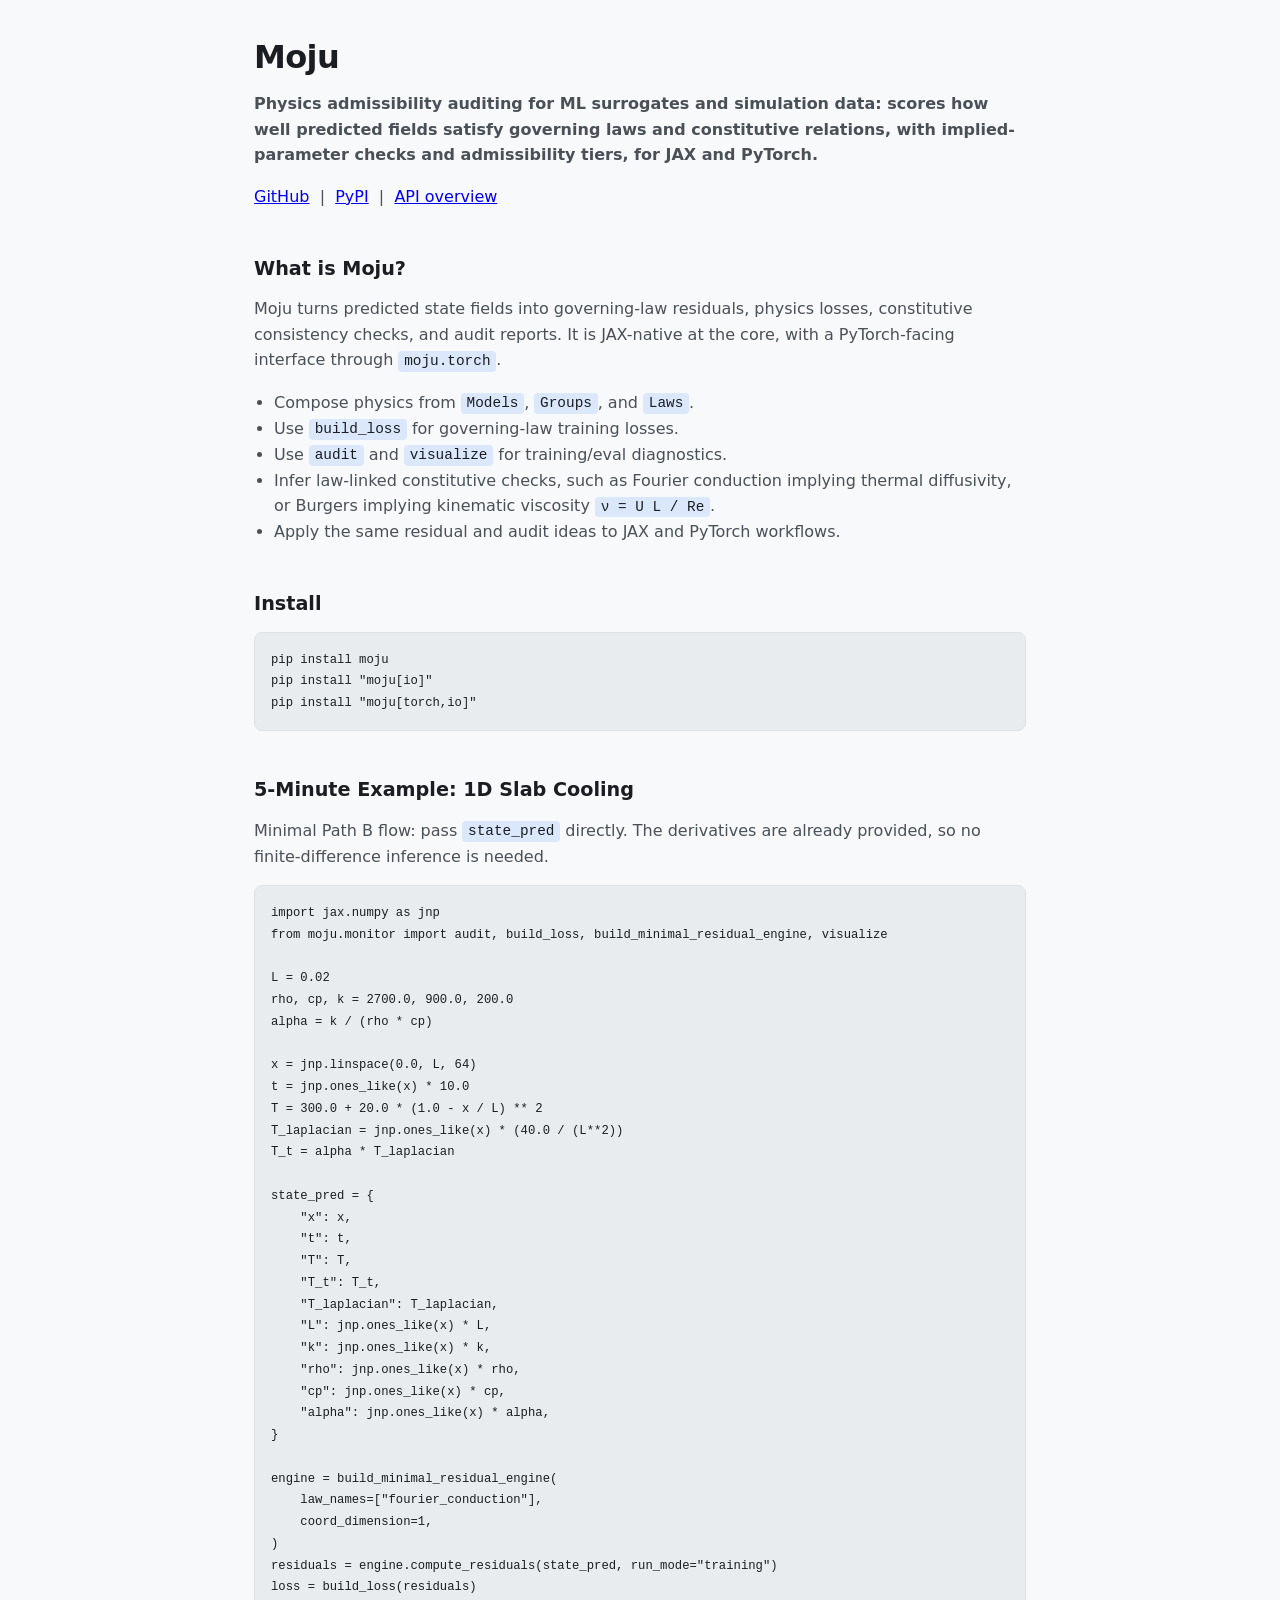
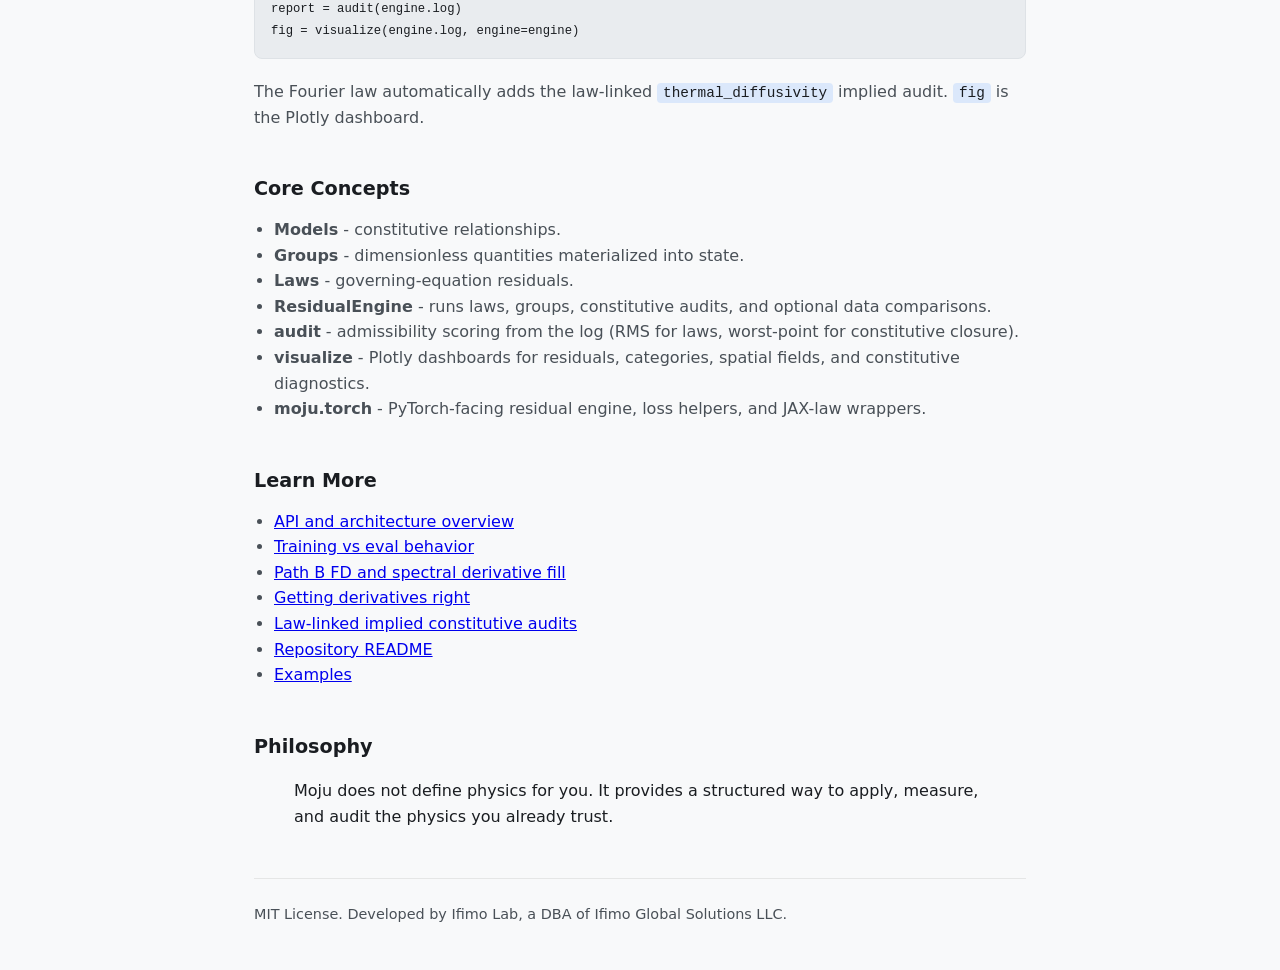
<file: docs/index.html>
<!DOCTYPE html>
<html lang="en">
<head>
  <meta charset="UTF-8" />
  <meta name="viewport" content="width=device-width, initial-scale=1.0" />
  <title>Moju - Physics Admissibility Auditing</title>
  <meta name="description" content="Physics admissibility auditing for ML surrogates and simulation data: scores how well predicted fields satisfy governing laws and constitutive relations, with implied-parameter checks and admissibility tiers, for JAX and PyTorch." />
  <meta name="keywords" content="physics-informed machine learning, scientific machine learning, surrogate validation, verification and validation, admissibility, JAX, PyTorch, SciML, PINN" />
  <link rel="stylesheet" href="doc/style.css" />
</head>
<body>
<div class="wrap">
  <header>
    <h1>Moju</h1>
    <p><strong>Physics admissibility auditing for ML surrogates and simulation data: scores how well predicted fields satisfy governing laws and constitutive relations, with implied-parameter checks and admissibility tiers, for JAX and PyTorch.</strong></p>
    <p>
      <a href="https://github.com/IfimoAI/moju" target="_blank" rel="noreferrer noopener">GitHub</a>
      &nbsp;|&nbsp;
      <a href="https://pypi.org/project/moju/" target="_blank" rel="noreferrer noopener">PyPI</a>
      &nbsp;|&nbsp;
      <a href="doc/overview.html">API overview</a>
    </p>
  </header>

  <section>
    <h2>What is Moju?</h2>
    <p>
      Moju turns predicted state fields into governing-law residuals, physics losses,
      constitutive consistency checks, and audit reports. It is JAX-native at the core,
      with a PyTorch-facing interface through <code>moju.torch</code>.
    </p>
    <ul>
      <li>Compose physics from <code>Models</code>, <code>Groups</code>, and <code>Laws</code>.</li>
      <li>Use <code>build_loss</code> for governing-law training losses.</li>
      <li>Use <code>audit</code> and <code>visualize</code> for training/eval diagnostics.</li>
      <li>Infer law-linked constitutive checks, such as Fourier conduction implying thermal diffusivity, or Burgers implying kinematic viscosity <code>ν = U L / Re</code>.</li>
      <li>Apply the same residual and audit ideas to JAX and PyTorch workflows.</li>
    </ul>
  </section>

  <section>
    <h2>Install</h2>
    <pre><code>pip install moju
pip install "moju[io]"
pip install "moju[torch,io]"</code></pre>
  </section>

  <section>
    <h2>5-Minute Example: 1D Slab Cooling</h2>
    <p>
      Minimal Path B flow: pass <code>state_pred</code> directly. The derivatives are already
      provided, so no finite-difference inference is needed.
    </p>
    <pre><code>import jax.numpy as jnp
from moju.monitor import audit, build_loss, build_minimal_residual_engine, visualize

L = 0.02
rho, cp, k = 2700.0, 900.0, 200.0
alpha = k / (rho * cp)

x = jnp.linspace(0.0, L, 64)
t = jnp.ones_like(x) * 10.0
T = 300.0 + 20.0 * (1.0 - x / L) ** 2
T_laplacian = jnp.ones_like(x) * (40.0 / (L**2))
T_t = alpha * T_laplacian

state_pred = {
    "x": x,
    "t": t,
    "T": T,
    "T_t": T_t,
    "T_laplacian": T_laplacian,
    "L": jnp.ones_like(x) * L,
    "k": jnp.ones_like(x) * k,
    "rho": jnp.ones_like(x) * rho,
    "cp": jnp.ones_like(x) * cp,
    "alpha": jnp.ones_like(x) * alpha,
}

engine = build_minimal_residual_engine(
    law_names=["fourier_conduction"],
    coord_dimension=1,
)
residuals = engine.compute_residuals(state_pred, run_mode="training")
loss = build_loss(residuals)
report = audit(engine.log)
fig = visualize(engine.log, engine=engine)</code></pre>
    <p>
      The Fourier law automatically adds the law-linked <code>thermal_diffusivity</code>
      implied audit. <code>fig</code> is the Plotly dashboard.
    </p>
  </section>

  <section>
    <h2>Core Concepts</h2>
    <ul>
      <li><strong>Models</strong> - constitutive relationships.</li>
      <li><strong>Groups</strong> - dimensionless quantities materialized into state.</li>
      <li><strong>Laws</strong> - governing-equation residuals.</li>
      <li><strong>ResidualEngine</strong> - runs laws, groups, constitutive audits, and optional data comparisons.</li>
      <li><strong>audit</strong> - admissibility scoring from the log (RMS for laws, worst-point for constitutive closure).</li>
      <li><strong>visualize</strong> - Plotly dashboards for residuals, categories, spatial fields, and constitutive diagnostics.</li>
      <li><strong>moju.torch</strong> - PyTorch-facing residual engine, loss helpers, and JAX-law wrappers.</li>
    </ul>
  </section>

  <section>
    <h2>Learn More</h2>
    <ul>
      <li><a href="doc/overview.html">API and architecture overview</a></li>
      <li><a href="monitor_training_vs_eval.md">Training vs eval behavior</a></li>
      <li><a href="path_b_derivatives.md">Path B FD and spectral derivative fill</a></li>
      <li><a href="getting_derivatives_right.md">Getting derivatives right</a></li>
      <li><a href="law_implied_audits.md">Law-linked implied constitutive audits</a></li>
      <li><a href="https://github.com/IfimoAI/moju/blob/main/README.md">Repository README</a></li>
      <li><a href="https://github.com/IfimoAI/moju/tree/main/examples">Examples</a></li>
    </ul>
  </section>

  <section>
    <h2>Philosophy</h2>
    <blockquote>
      Moju does not define physics for you. It provides a structured way to apply,
      measure, and audit the physics you already trust.
    </blockquote>
  </section>

  <footer class="doc-footer">
    <p>MIT License. Developed by Ifimo Lab, a DBA of Ifimo Global Solutions LLC.</p>
  </footer>
</div>
</body>
</html>
</file>
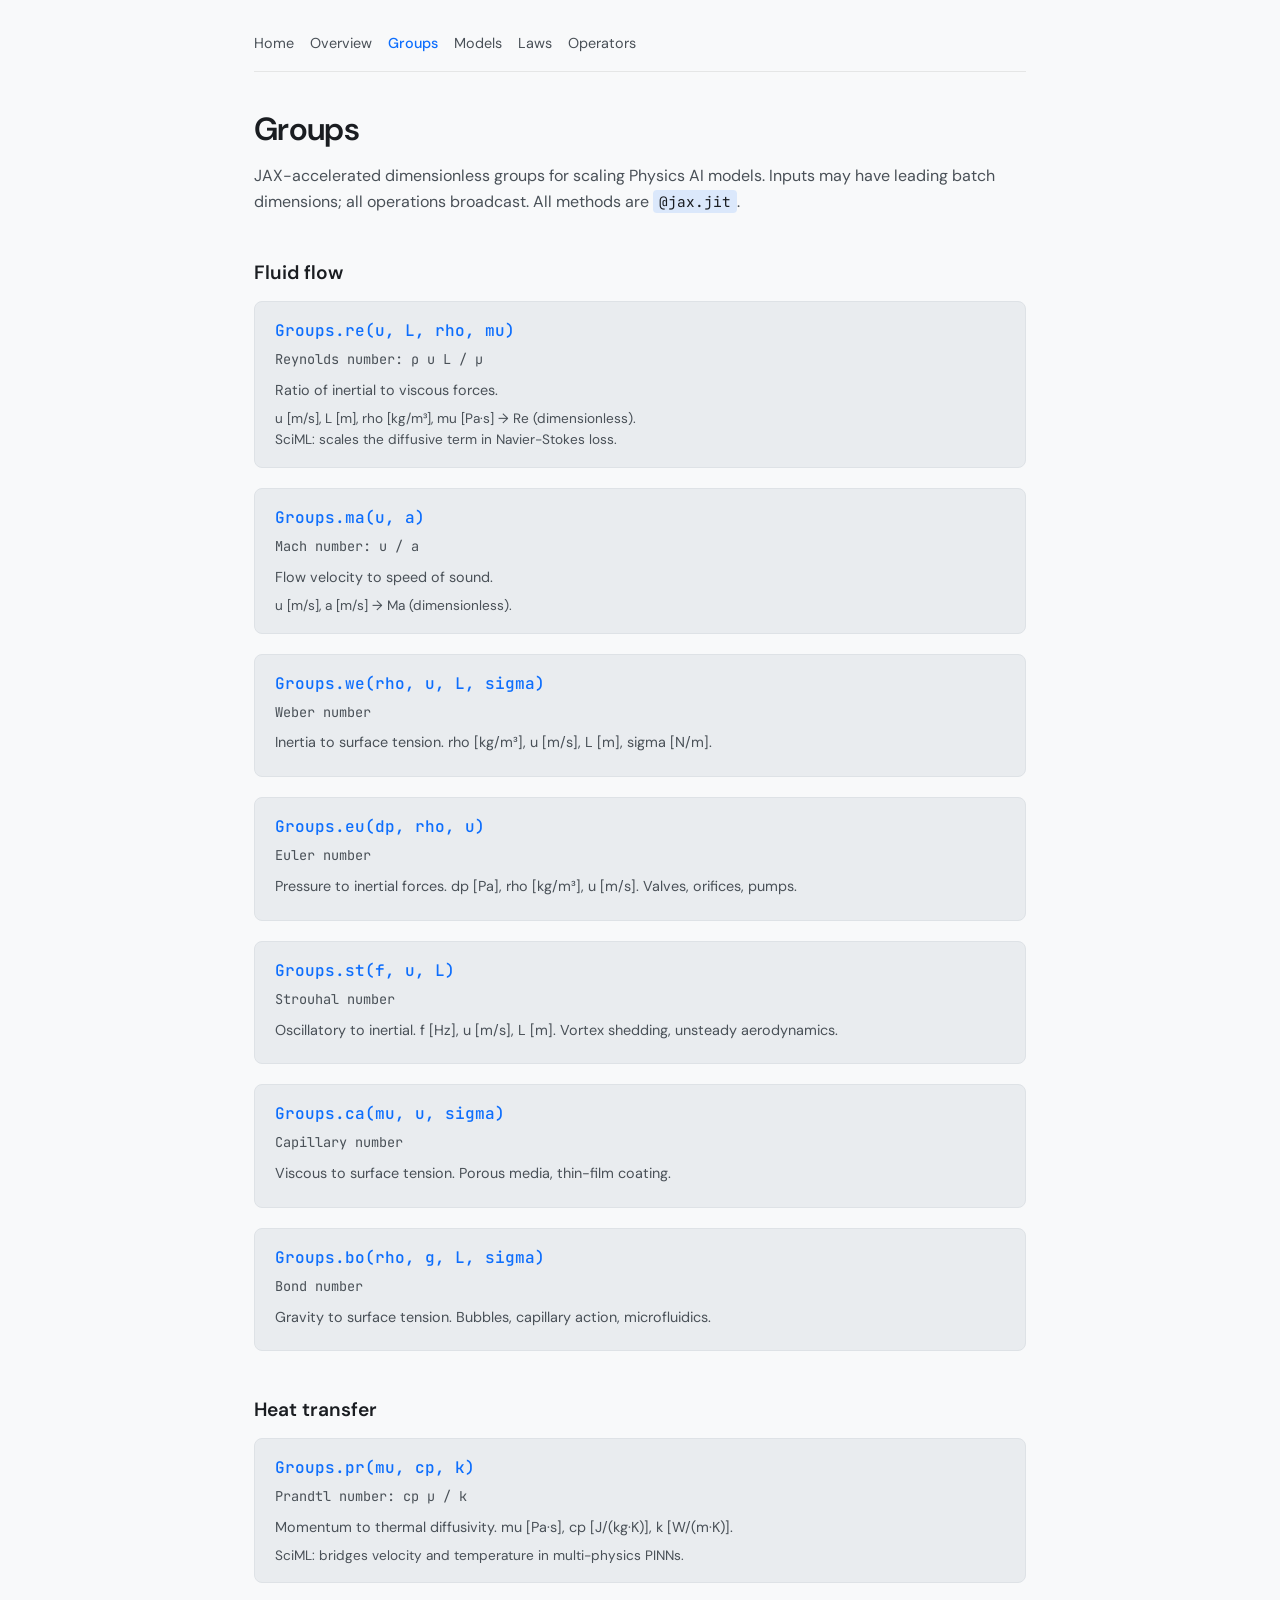
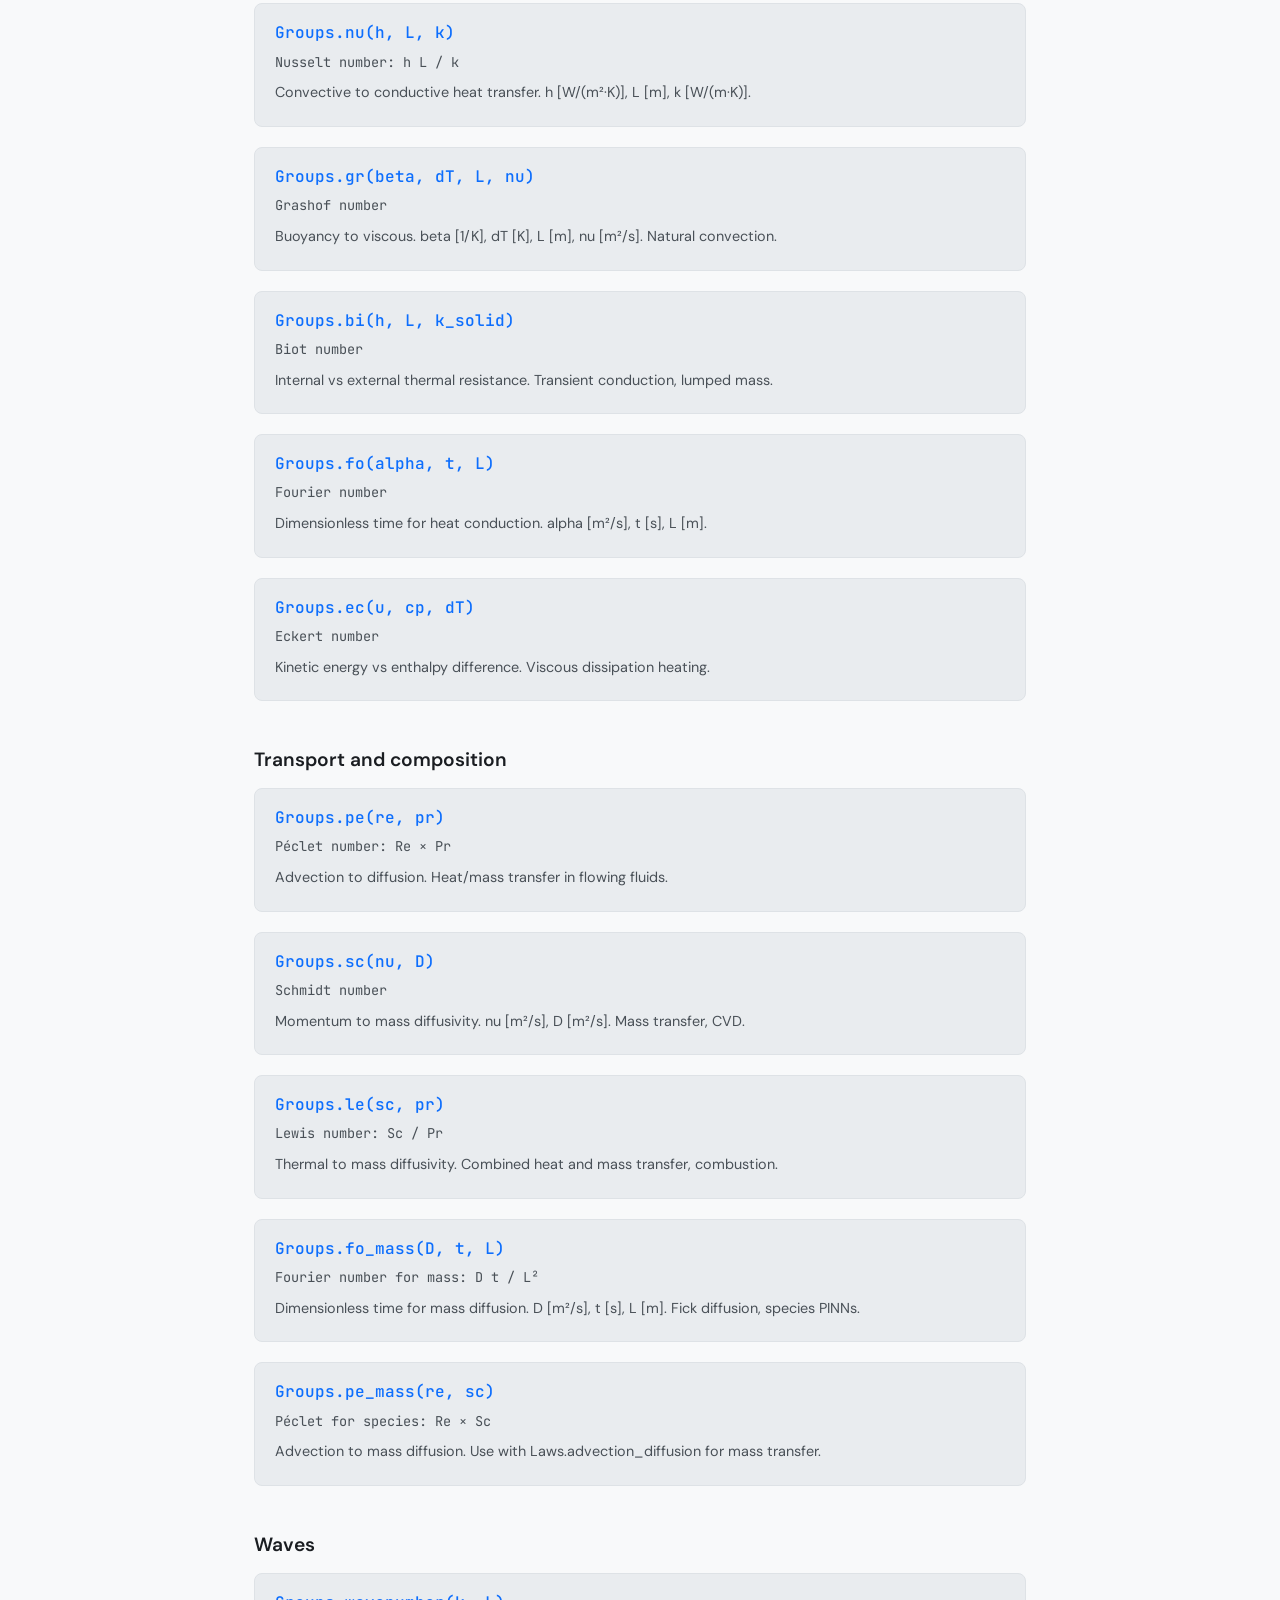
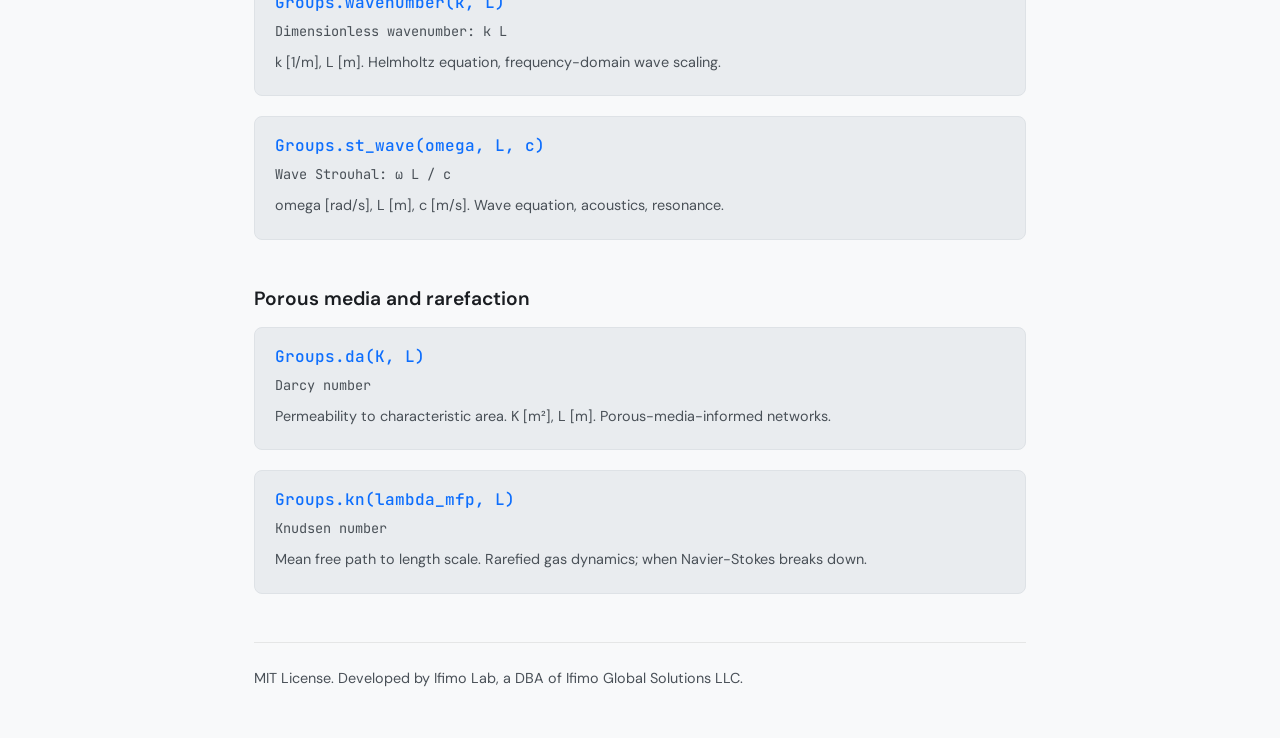
<file: docs/doc/groups.html>
<!DOCTYPE html>
<html lang="en">
<head>
  <meta charset="UTF-8" />
  <meta name="viewport" content="width=device-width, initial-scale=1" />
  <title>Groups — moju</title>
  <link rel="preconnect" href="https://fonts.googleapis.com" />
  <link rel="preconnect" href="https://fonts.gstatic.com" crossorigin />
  <link href="https://fonts.googleapis.com/css2?family=DM+Sans:ital,opsz,wght@0,9..40,400;0,9..40,600&family=JetBrains+Mono:wght@400;500&display=swap" rel="stylesheet" />
  <link rel="stylesheet" href="style.css" />
</head>
<body>
  <div class="wrap">
    <nav class="doc-nav">
      <a href="../index.html">Home</a>
      <a href="overview.html">Overview</a>
      <span class="here">Groups</span>
      <a href="models.html">Models</a>
      <a href="laws.html">Laws</a>
      <a href="operators.html">Operators</a>
    </nav>

    <h1>Groups</h1>
    <p>JAX-accelerated dimensionless groups for scaling Physics AI models. Inputs may have leading batch dimensions; all operations broadcast. All methods are <code>@jax.jit</code>.</p>

    <h2>Fluid flow</h2>

    <div class="api-block">
      <div class="name">Groups.re(u, L, rho, mu)</div>
      <div class="sig">Reynolds number: ρ u L / μ</div>
      <div class="desc">Ratio of inertial to viscous forces.</div>
      <div class="params">u [m/s], L [m], rho [kg/m³], mu [Pa·s] → Re (dimensionless).</div>
      <div class="returns">SciML: scales the diffusive term in Navier-Stokes loss.</div>
    </div>
    <div class="api-block">
      <div class="name">Groups.ma(u, a)</div>
      <div class="sig">Mach number: u / a</div>
      <div class="desc">Flow velocity to speed of sound.</div>
      <div class="params">u [m/s], a [m/s] → Ma (dimensionless).</div>
    </div>
    <div class="api-block">
      <div class="name">Groups.we(rho, u, L, sigma)</div>
      <div class="sig">Weber number</div>
      <div class="desc">Inertia to surface tension. rho [kg/m³], u [m/s], L [m], sigma [N/m].</div>
    </div>
    <div class="api-block">
      <div class="name">Groups.eu(dp, rho, u)</div>
      <div class="sig">Euler number</div>
      <div class="desc">Pressure to inertial forces. dp [Pa], rho [kg/m³], u [m/s]. Valves, orifices, pumps.</div>
    </div>
    <div class="api-block">
      <div class="name">Groups.st(f, u, L)</div>
      <div class="sig">Strouhal number</div>
      <div class="desc">Oscillatory to inertial. f [Hz], u [m/s], L [m]. Vortex shedding, unsteady aerodynamics.</div>
    </div>
    <div class="api-block">
      <div class="name">Groups.ca(mu, u, sigma)</div>
      <div class="sig">Capillary number</div>
      <div class="desc">Viscous to surface tension. Porous media, thin-film coating.</div>
    </div>
    <div class="api-block">
      <div class="name">Groups.bo(rho, g, L, sigma)</div>
      <div class="sig">Bond number</div>
      <div class="desc">Gravity to surface tension. Bubbles, capillary action, microfluidics.</div>
    </div>

    <h2>Heat transfer</h2>

    <div class="api-block">
      <div class="name">Groups.pr(mu, cp, k)</div>
      <div class="sig">Prandtl number: cp μ / k</div>
      <div class="desc">Momentum to thermal diffusivity. mu [Pa·s], cp [J/(kg·K)], k [W/(m·K)].</div>
      <div class="returns">SciML: bridges velocity and temperature in multi-physics PINNs.</div>
    </div>
    <div class="api-block">
      <div class="name">Groups.nu(h, L, k)</div>
      <div class="sig">Nusselt number: h L / k</div>
      <div class="desc">Convective to conductive heat transfer. h [W/(m²·K)], L [m], k [W/(m·K)].</div>
    </div>
    <div class="api-block">
      <div class="name">Groups.gr(beta, dT, L, nu)</div>
      <div class="sig">Grashof number</div>
      <div class="desc">Buoyancy to viscous. beta [1/K], dT [K], L [m], nu [m²/s]. Natural convection.</div>
    </div>
    <div class="api-block">
      <div class="name">Groups.bi(h, L, k_solid)</div>
      <div class="sig">Biot number</div>
      <div class="desc">Internal vs external thermal resistance. Transient conduction, lumped mass.</div>
    </div>
    <div class="api-block">
      <div class="name">Groups.fo(alpha, t, L)</div>
      <div class="sig">Fourier number</div>
      <div class="desc">Dimensionless time for heat conduction. alpha [m²/s], t [s], L [m].</div>
    </div>
    <div class="api-block">
      <div class="name">Groups.ec(u, cp, dT)</div>
      <div class="sig">Eckert number</div>
      <div class="desc">Kinetic energy vs enthalpy difference. Viscous dissipation heating.</div>
    </div>

    <h2>Transport and composition</h2>

    <div class="api-block">
      <div class="name">Groups.pe(re, pr)</div>
      <div class="sig">Péclet number: Re × Pr</div>
      <div class="desc">Advection to diffusion. Heat/mass transfer in flowing fluids.</div>
    </div>
    <div class="api-block">
      <div class="name">Groups.sc(nu, D)</div>
      <div class="sig">Schmidt number</div>
      <div class="desc">Momentum to mass diffusivity. nu [m²/s], D [m²/s]. Mass transfer, CVD.</div>
    </div>
    <div class="api-block">
      <div class="name">Groups.le(sc, pr)</div>
      <div class="sig">Lewis number: Sc / Pr</div>
      <div class="desc">Thermal to mass diffusivity. Combined heat and mass transfer, combustion.</div>
    </div>
    <div class="api-block">
      <div class="name">Groups.fo_mass(D, t, L)</div>
      <div class="sig">Fourier number for mass: D t / L²</div>
      <div class="desc">Dimensionless time for mass diffusion. D [m²/s], t [s], L [m]. Fick diffusion, species PINNs.</div>
    </div>
    <div class="api-block">
      <div class="name">Groups.pe_mass(re, sc)</div>
      <div class="sig">Péclet for species: Re × Sc</div>
      <div class="desc">Advection to mass diffusion. Use with Laws.advection_diffusion for mass transfer.</div>
    </div>

    <h2>Waves</h2>

    <div class="api-block">
      <div class="name">Groups.wavenumber(k, L)</div>
      <div class="sig">Dimensionless wavenumber: k L</div>
      <div class="desc">k [1/m], L [m]. Helmholtz equation, frequency-domain wave scaling.</div>
    </div>
    <div class="api-block">
      <div class="name">Groups.st_wave(omega, L, c)</div>
      <div class="sig">Wave Strouhal: ω L / c</div>
      <div class="desc">omega [rad/s], L [m], c [m/s]. Wave equation, acoustics, resonance.</div>
    </div>

    <h2>Porous media and rarefaction</h2>

    <div class="api-block">
      <div class="name">Groups.da(K, L)</div>
      <div class="sig">Darcy number</div>
      <div class="desc">Permeability to characteristic area. K [m²], L [m]. Porous-media-informed networks.</div>
    </div>
    <div class="api-block">
      <div class="name">Groups.kn(lambda_mfp, L)</div>
      <div class="sig">Knudsen number</div>
      <div class="desc">Mean free path to length scale. Rarefied gas dynamics; when Navier-Stokes breaks down.</div>
    </div>

    <p class="doc-footer">MIT License. Developed by Ifimo Lab, a DBA of Ifimo Global Solutions LLC.</p>
  </div>
</body>
</html>
</file>
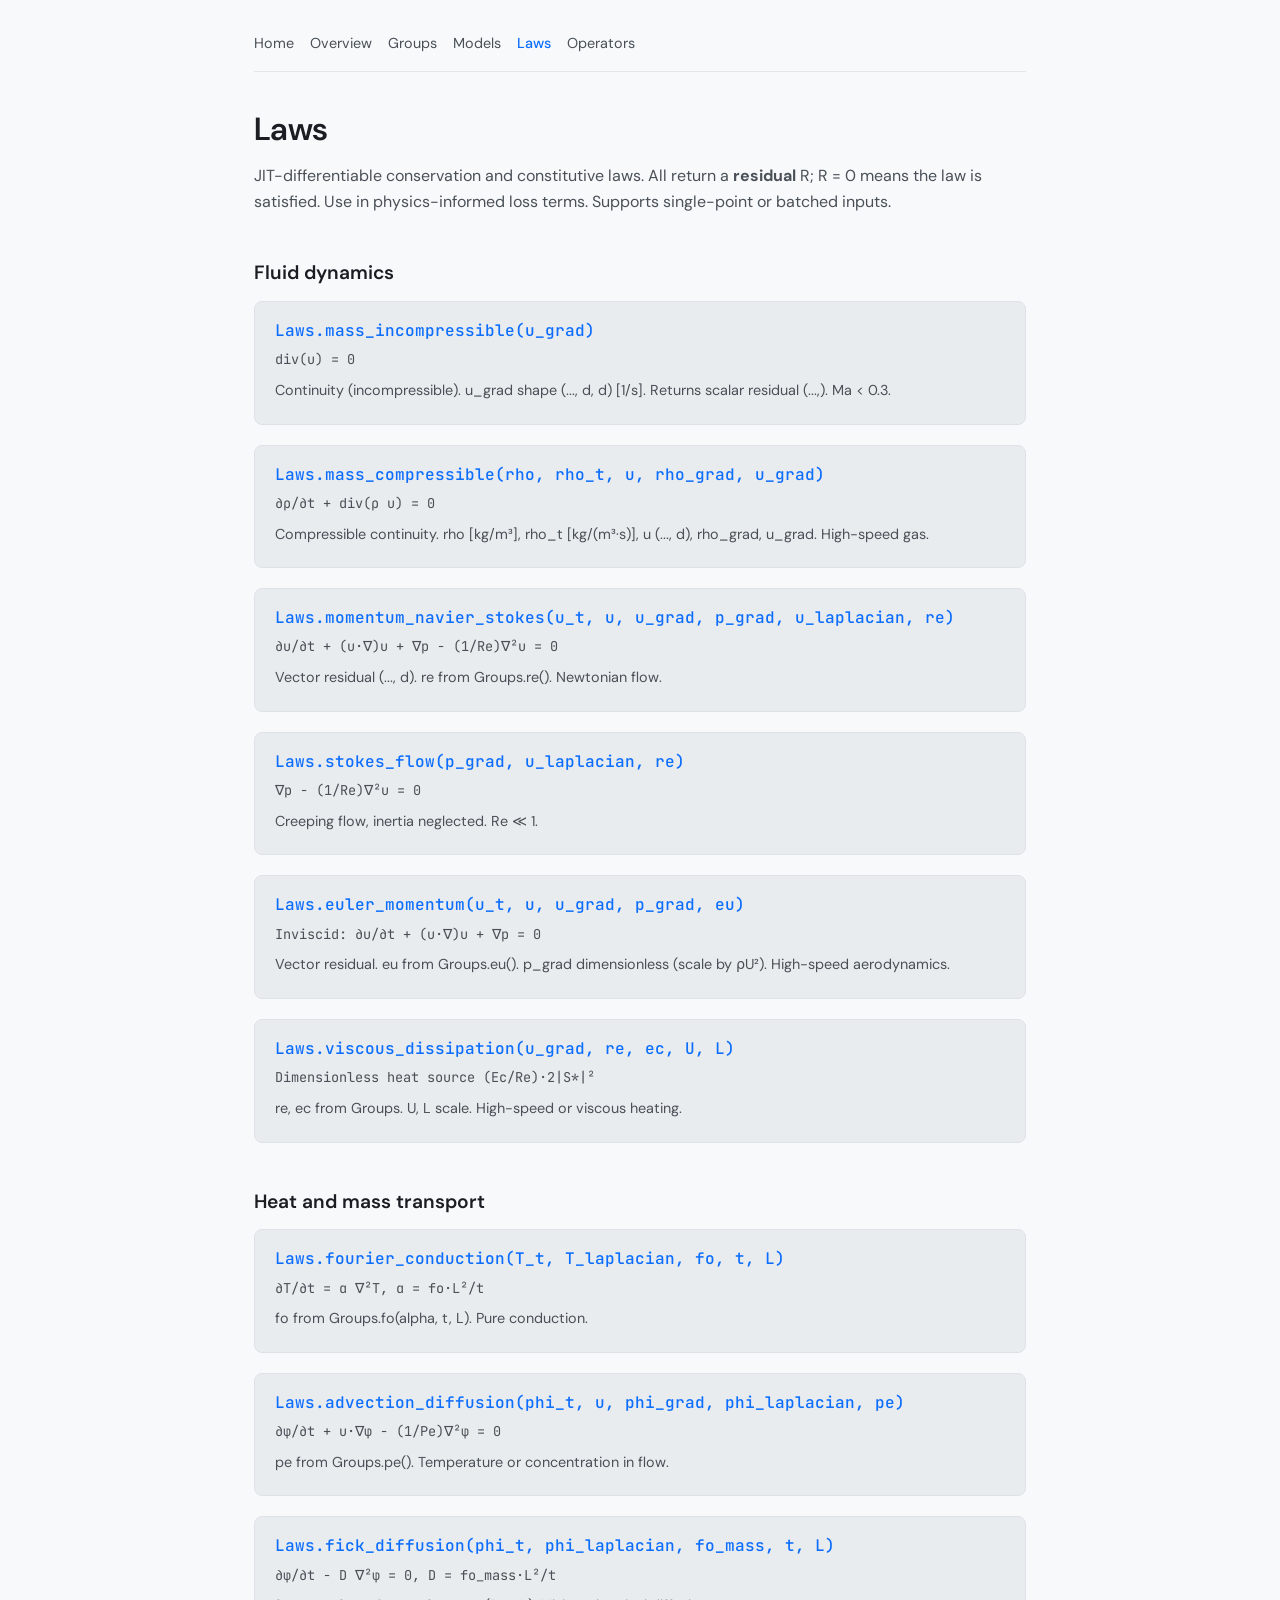
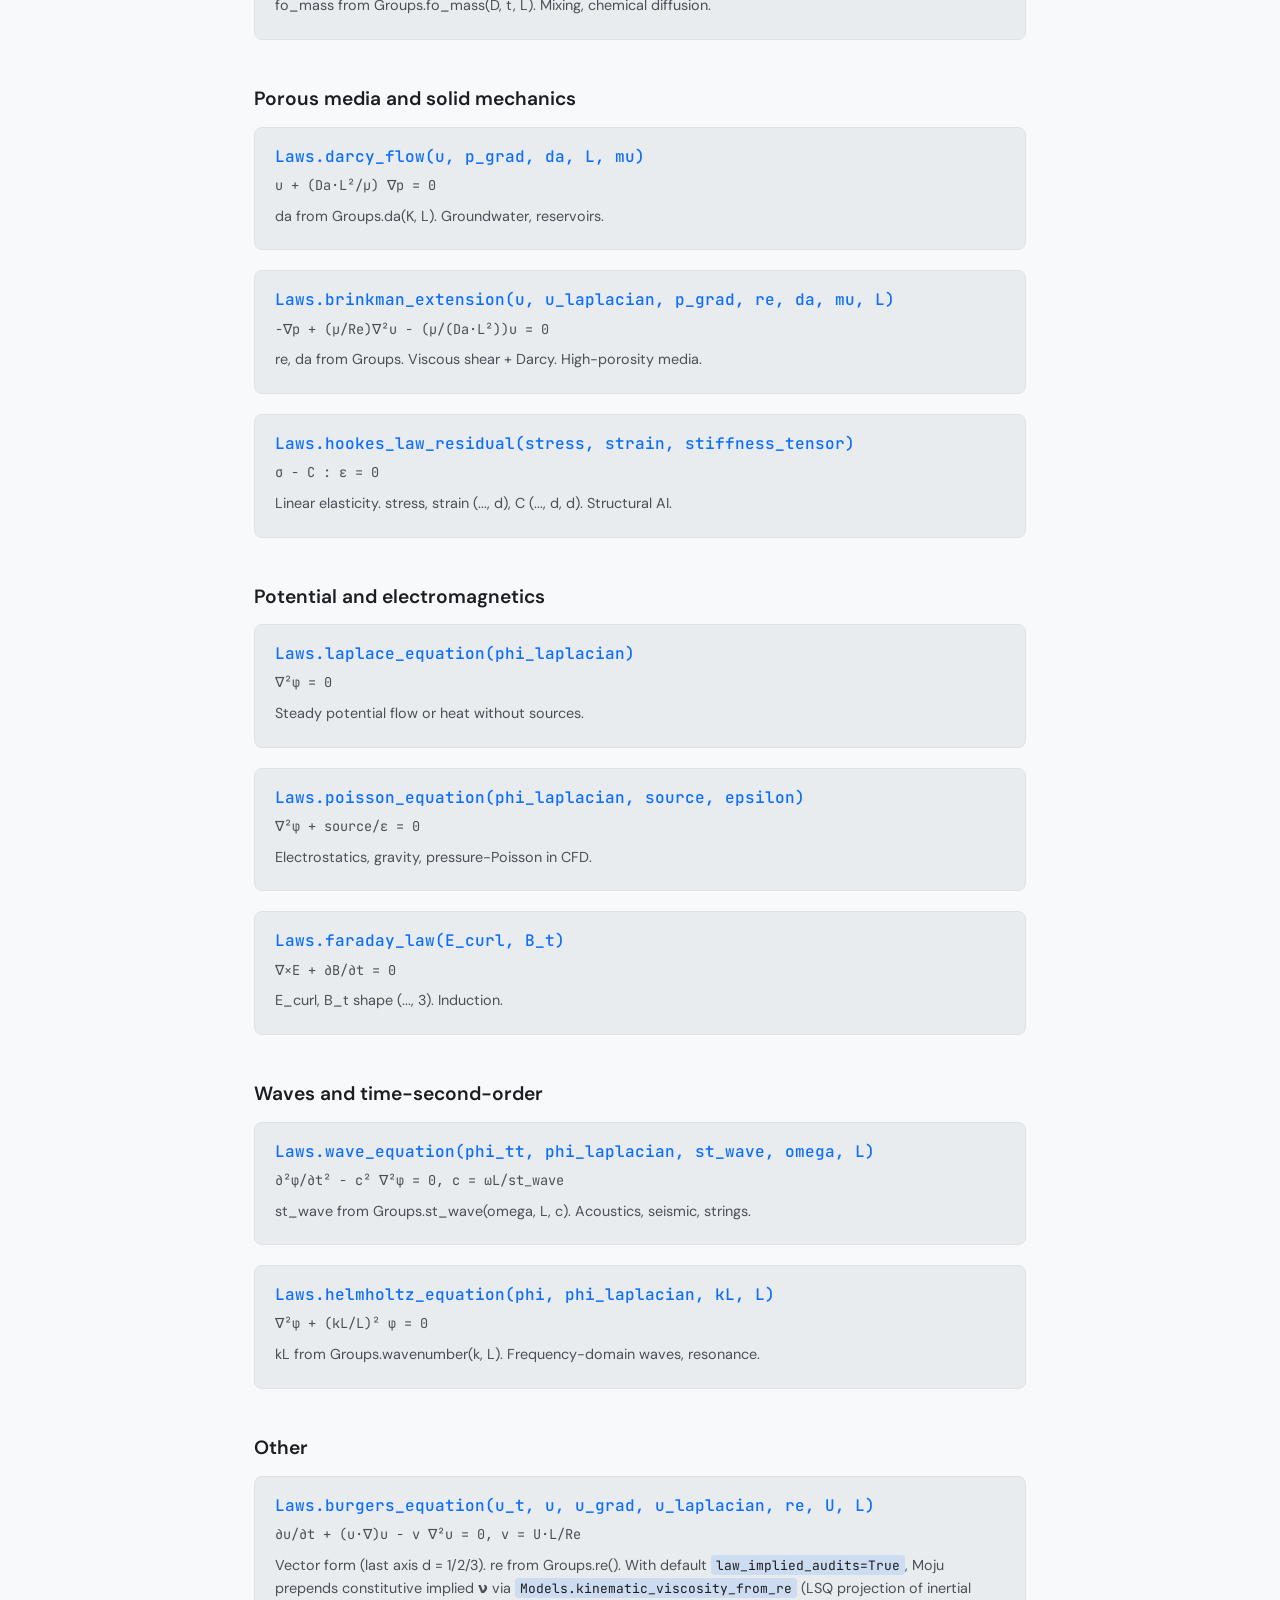
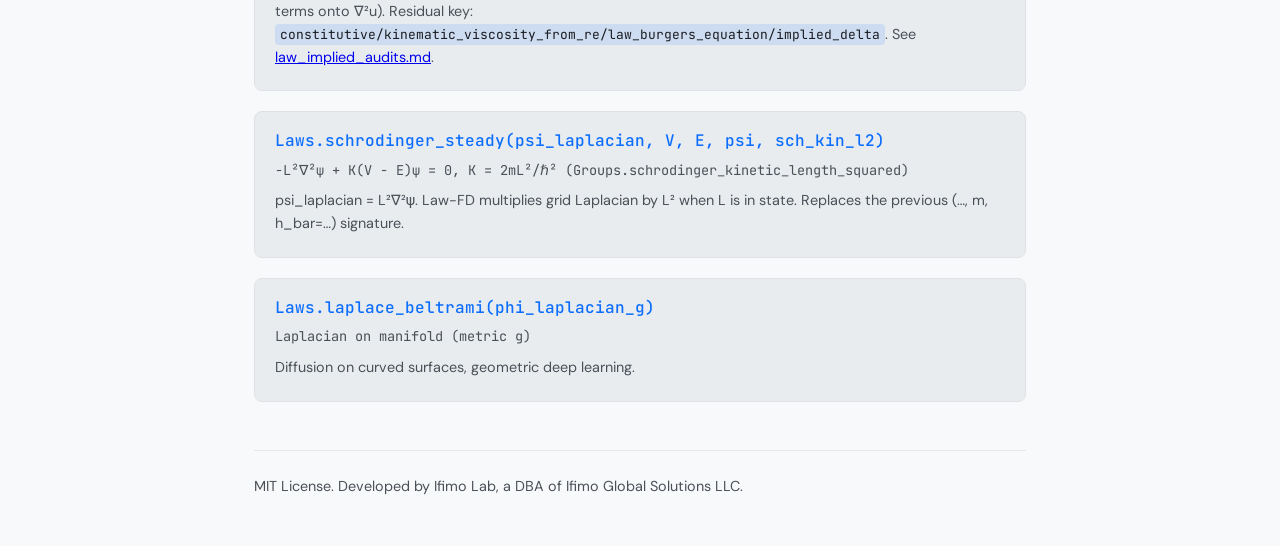
<file: docs/doc/laws.html>
<!DOCTYPE html>
<html lang="en">
<head>
  <meta charset="UTF-8" />
  <meta name="viewport" content="width=device-width, initial-scale=1" />
  <title>Laws — moju</title>
  <link rel="preconnect" href="https://fonts.googleapis.com" />
  <link rel="preconnect" href="https://fonts.gstatic.com" crossorigin />
  <link href="https://fonts.googleapis.com/css2?family=DM+Sans:ital,opsz,wght@0,9..40,400;0,9..40,600&family=JetBrains+Mono:wght@400;500&display=swap" rel="stylesheet" />
  <link rel="stylesheet" href="style.css" />
</head>
<body>
  <div class="wrap">
    <nav class="doc-nav">
      <a href="../index.html">Home</a>
      <a href="overview.html">Overview</a>
      <a href="groups.html">Groups</a>
      <a href="models.html">Models</a>
      <span class="here">Laws</span>
      <a href="operators.html">Operators</a>
    </nav>

    <h1>Laws</h1>
    <p>JIT-differentiable conservation and constitutive laws. All return a <strong>residual</strong> R; R = 0 means the law is satisfied. Use in physics-informed loss terms. Supports single-point or batched inputs.</p>

    <h2>Fluid dynamics</h2>

    <div class="api-block">
      <div class="name">Laws.mass_incompressible(u_grad)</div>
      <div class="sig">div(u) = 0</div>
      <div class="desc">Continuity (incompressible). u_grad shape (..., d, d) [1/s]. Returns scalar residual (...,). Ma &lt; 0.3.</div>
    </div>
    <div class="api-block">
      <div class="name">Laws.mass_compressible(rho, rho_t, u, rho_grad, u_grad)</div>
      <div class="sig">∂ρ/∂t + div(ρ u) = 0</div>
      <div class="desc">Compressible continuity. rho [kg/m³], rho_t [kg/(m³·s)], u (..., d), rho_grad, u_grad. High-speed gas.</div>
    </div>
    <div class="api-block">
      <div class="name">Laws.momentum_navier_stokes(u_t, u, u_grad, p_grad, u_laplacian, re)</div>
      <div class="sig">∂u/∂t + (u·∇)u + ∇p − (1/Re)∇²u = 0</div>
      <div class="desc">Vector residual (..., d). re from Groups.re(). Newtonian flow.</div>
    </div>
    <div class="api-block">
      <div class="name">Laws.stokes_flow(p_grad, u_laplacian, re)</div>
      <div class="sig">∇p − (1/Re)∇²u = 0</div>
      <div class="desc">Creeping flow, inertia neglected. Re ≪ 1.</div>
    </div>
    <div class="api-block">
      <div class="name">Laws.euler_momentum(u_t, u, u_grad, p_grad, eu)</div>
      <div class="sig">Inviscid: ∂u/∂t + (u·∇)u + ∇p = 0</div>
      <div class="desc">Vector residual. eu from Groups.eu(). p_grad dimensionless (scale by ρU²). High-speed aerodynamics.</div>
    </div>
    <div class="api-block">
      <div class="name">Laws.viscous_dissipation(u_grad, re, ec, U, L)</div>
      <div class="sig">Dimensionless heat source (Ec/Re)·2|S*|²</div>
      <div class="desc">re, ec from Groups. U, L scale. High-speed or viscous heating.</div>
    </div>

    <h2>Heat and mass transport</h2>

    <div class="api-block">
      <div class="name">Laws.fourier_conduction(T_t, T_laplacian, fo, t, L)</div>
      <div class="sig">∂T/∂t = α ∇²T, α = fo·L²/t</div>
      <div class="desc">fo from Groups.fo(alpha, t, L). Pure conduction.</div>
    </div>
    <div class="api-block">
      <div class="name">Laws.advection_diffusion(phi_t, u, phi_grad, phi_laplacian, pe)</div>
      <div class="sig">∂φ/∂t + u·∇φ − (1/Pe)∇²φ = 0</div>
      <div class="desc">pe from Groups.pe(). Temperature or concentration in flow.</div>
    </div>
    <div class="api-block">
      <div class="name">Laws.fick_diffusion(phi_t, phi_laplacian, fo_mass, t, L)</div>
      <div class="sig">∂φ/∂t − D ∇²φ = 0, D = fo_mass·L²/t</div>
      <div class="desc">fo_mass from Groups.fo_mass(D, t, L). Mixing, chemical diffusion.</div>
    </div>

    <h2>Porous media and solid mechanics</h2>

    <div class="api-block">
      <div class="name">Laws.darcy_flow(u, p_grad, da, L, mu)</div>
      <div class="sig">u + (Da·L²/μ) ∇p = 0</div>
      <div class="desc">da from Groups.da(K, L). Groundwater, reservoirs.</div>
    </div>
    <div class="api-block">
      <div class="name">Laws.brinkman_extension(u, u_laplacian, p_grad, re, da, mu, L)</div>
      <div class="sig">−∇p + (μ/Re)∇²u − (μ/(Da·L²))u = 0</div>
      <div class="desc">re, da from Groups. Viscous shear + Darcy. High-porosity media.</div>
    </div>
    <div class="api-block">
      <div class="name">Laws.hookes_law_residual(stress, strain, stiffness_tensor)</div>
      <div class="sig">σ − C : ε = 0</div>
      <div class="desc">Linear elasticity. stress, strain (..., d), C (..., d, d). Structural AI.</div>
    </div>

    <h2>Potential and electromagnetics</h2>

    <div class="api-block">
      <div class="name">Laws.laplace_equation(phi_laplacian)</div>
      <div class="sig">∇²φ = 0</div>
      <div class="desc">Steady potential flow or heat without sources.</div>
    </div>
    <div class="api-block">
      <div class="name">Laws.poisson_equation(phi_laplacian, source, epsilon)</div>
      <div class="sig">∇²φ + source/ε = 0</div>
      <div class="desc">Electrostatics, gravity, pressure-Poisson in CFD.</div>
    </div>
    <div class="api-block">
      <div class="name">Laws.faraday_law(E_curl, B_t)</div>
      <div class="sig">∇×E + ∂B/∂t = 0</div>
      <div class="desc">E_curl, B_t shape (..., 3). Induction.</div>
    </div>

    <h2>Waves and time-second-order</h2>

    <div class="api-block">
      <div class="name">Laws.wave_equation(phi_tt, phi_laplacian, st_wave, omega, L)</div>
      <div class="sig">∂²φ/∂t² − c² ∇²φ = 0, c = ωL/st_wave</div>
      <div class="desc">st_wave from Groups.st_wave(omega, L, c). Acoustics, seismic, strings.</div>
    </div>
    <div class="api-block">
      <div class="name">Laws.helmholtz_equation(phi, phi_laplacian, kL, L)</div>
      <div class="sig">∇²φ + (kL/L)² φ = 0</div>
      <div class="desc">kL from Groups.wavenumber(k, L). Frequency-domain waves, resonance.</div>
    </div>

    <h2>Other</h2>

    <div class="api-block">
      <div class="name">Laws.burgers_equation(u_t, u, u_grad, u_laplacian, re, U, L)</div>
      <div class="sig">∂u/∂t + (u·∇)u − ν ∇²u = 0, ν = U·L/Re</div>
      <div class="desc">Vector form (last axis d = 1/2/3). re from Groups.re(). With default <code>law_implied_audits=True</code>, Moju prepends constitutive implied <strong>ν</strong> via <code>Models.kinematic_viscosity_from_re</code> (LSQ projection of inertial terms onto ∇²u). Residual key: <code>constitutive/kinematic_viscosity_from_re/law_burgers_equation/implied_delta</code>. See <a href="../law_implied_audits.md">law_implied_audits.md</a>.</div>
    </div>
    <div class="api-block">
      <div class="name">Laws.schrodinger_steady(psi_laplacian, V, E, psi, sch_kin_l2)</div>
      <div class="sig">−L²∇²ψ + K(V − E)ψ = 0, K = 2mL²/ℏ² (Groups.schrodinger_kinetic_length_squared)</div>
      <div class="desc">psi_laplacian = L²∇²ψ. Law-FD multiplies grid Laplacian by L² when L is in state. Replaces the previous (…, m, h_bar=…) signature.</div>
    </div>
    <div class="api-block">
      <div class="name">Laws.laplace_beltrami(phi_laplacian_g)</div>
      <div class="sig">Laplacian on manifold (metric g)</div>
      <div class="desc">Diffusion on curved surfaces, geometric deep learning.</div>
    </div>

    <p class="doc-footer">MIT License. Developed by Ifimo Lab, a DBA of Ifimo Global Solutions LLC.</p>
  </div>
</body>
</html>
</file>
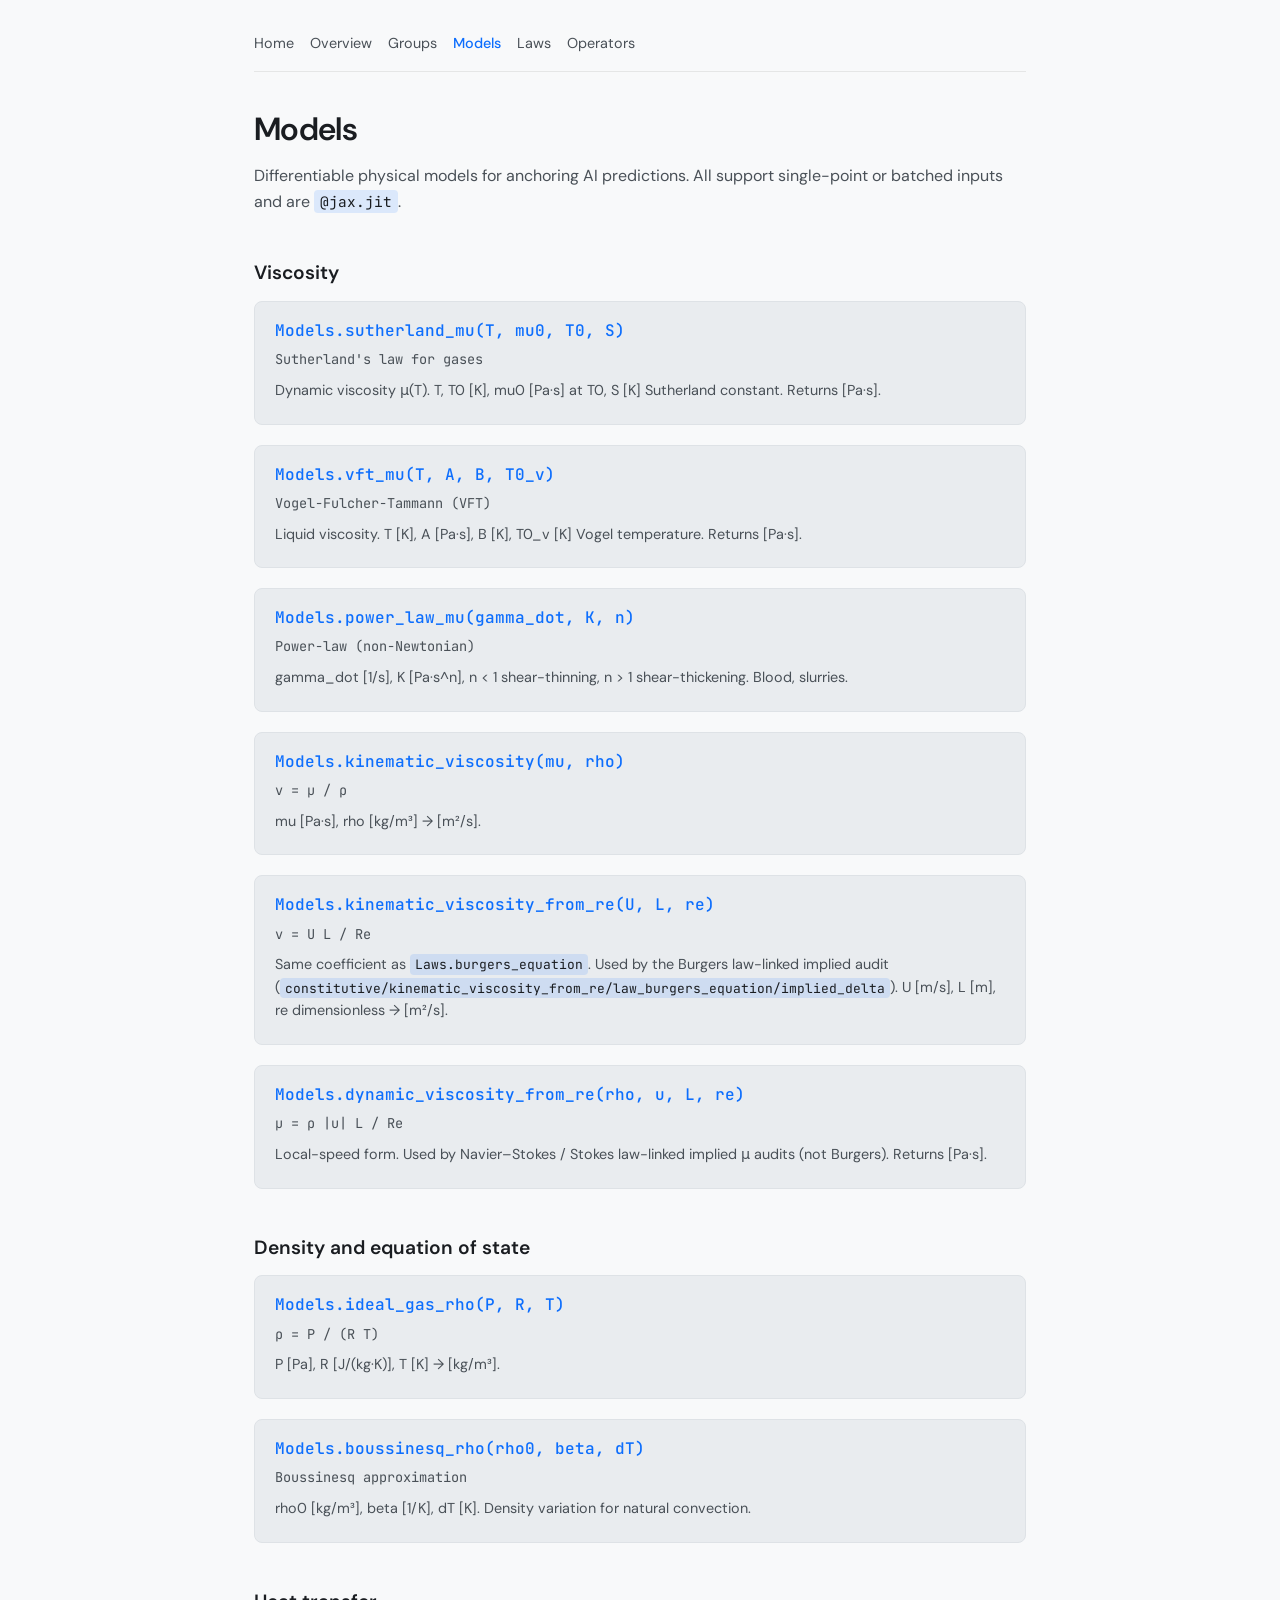
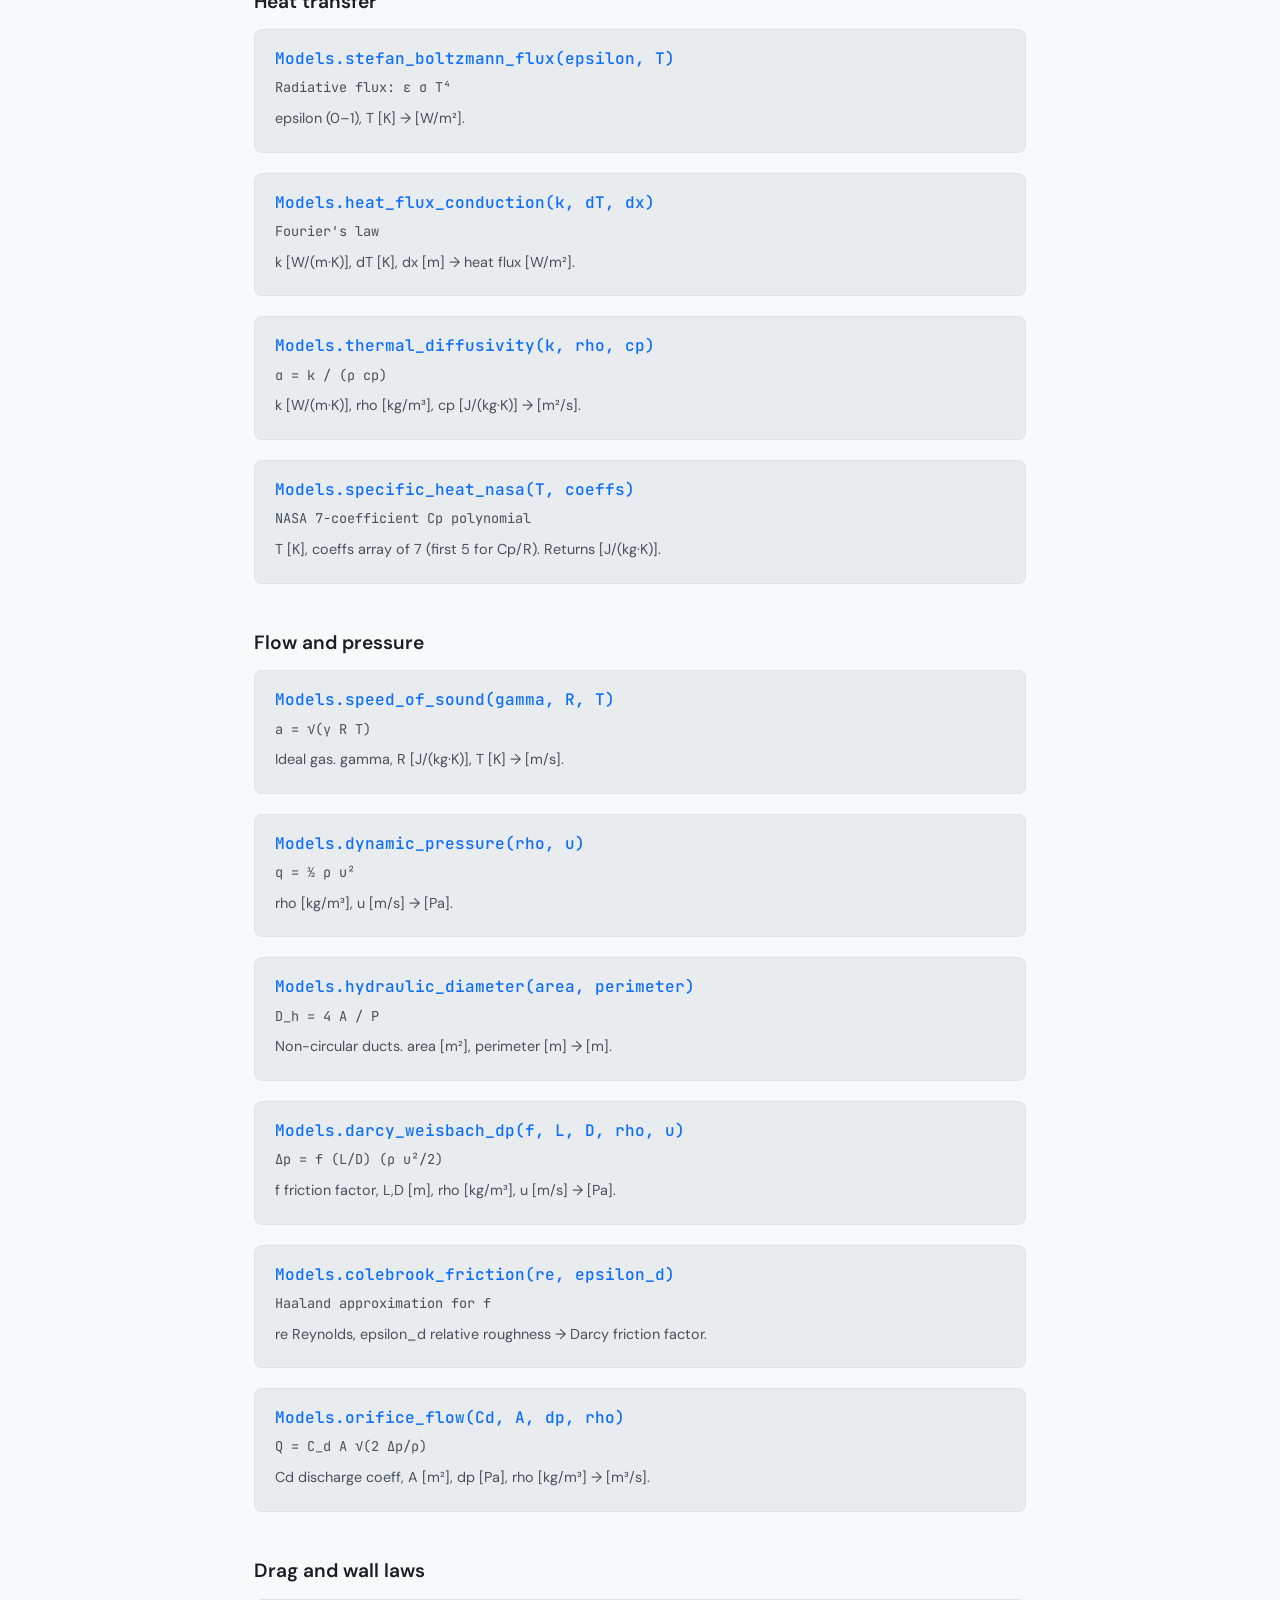
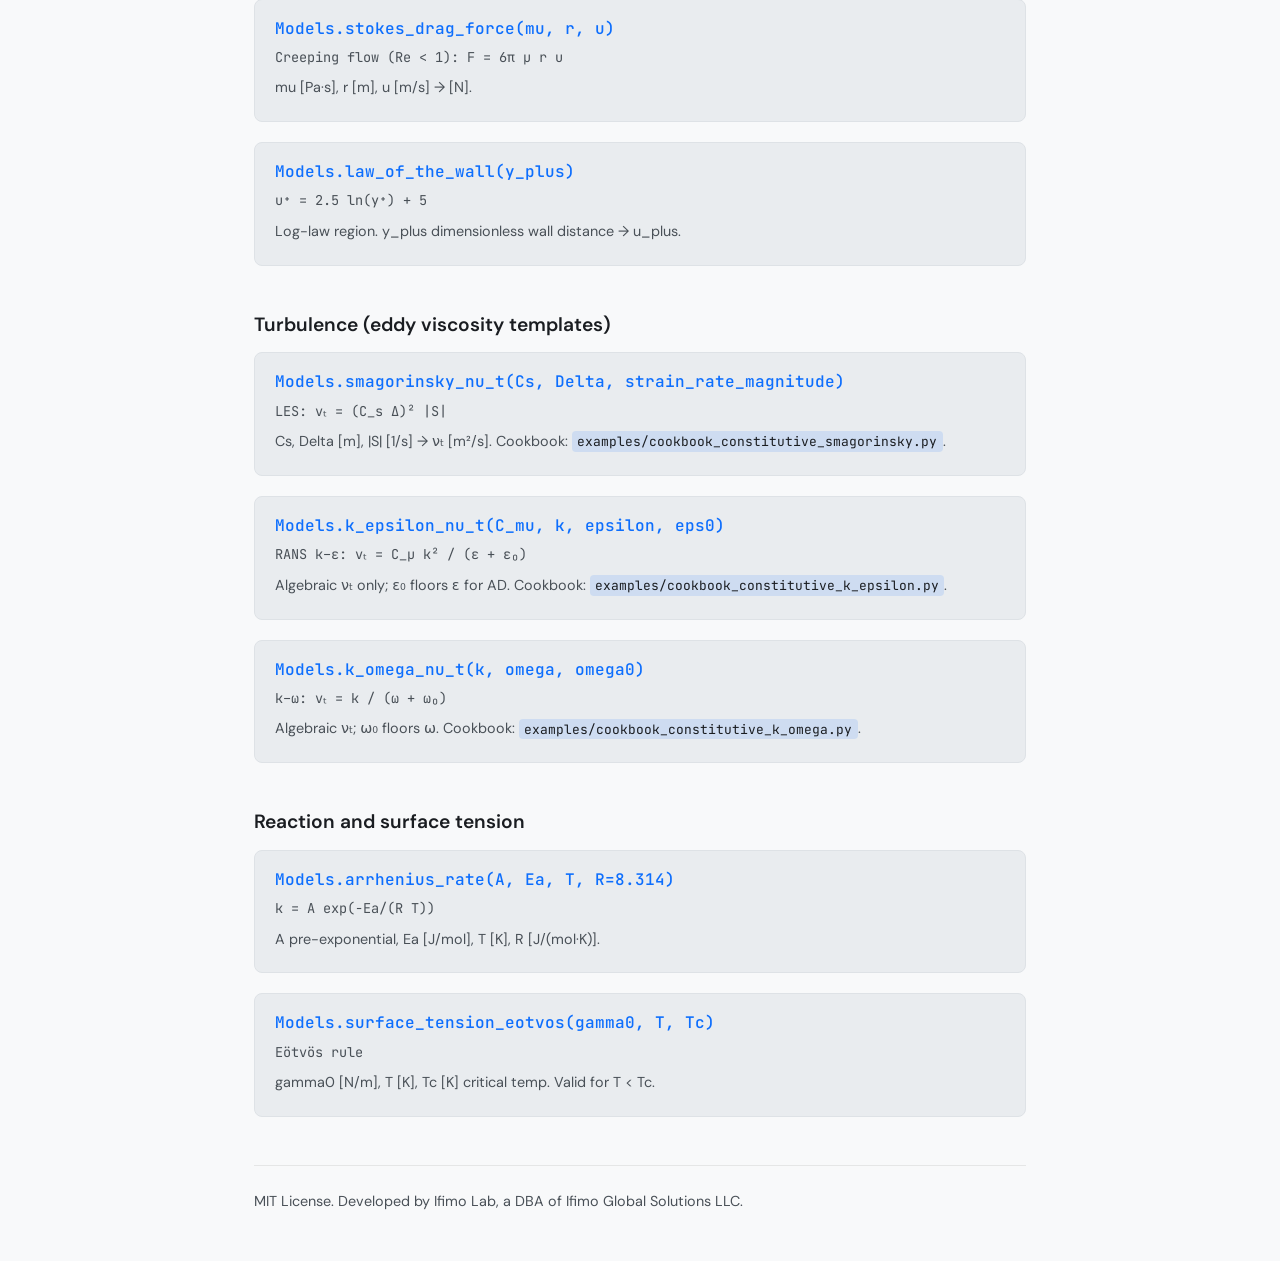
<file: docs/doc/models.html>
<!DOCTYPE html>
<html lang="en">
<head>
  <meta charset="UTF-8" />
  <meta name="viewport" content="width=device-width, initial-scale=1" />
  <title>Models — moju</title>
  <link rel="preconnect" href="https://fonts.googleapis.com" />
  <link rel="preconnect" href="https://fonts.gstatic.com" crossorigin />
  <link href="https://fonts.googleapis.com/css2?family=DM+Sans:ital,opsz,wght@0,9..40,400;0,9..40,600&family=JetBrains+Mono:wght@400;500&display=swap" rel="stylesheet" />
  <link rel="stylesheet" href="style.css" />
</head>
<body>
  <div class="wrap">
    <nav class="doc-nav">
      <a href="../index.html">Home</a>
      <a href="overview.html">Overview</a>
      <a href="groups.html">Groups</a>
      <span class="here">Models</span>
      <a href="laws.html">Laws</a>
      <a href="operators.html">Operators</a>
    </nav>

    <h1>Models</h1>
    <p>Differentiable physical models for anchoring AI predictions. All support single-point or batched inputs and are <code>@jax.jit</code>.</p>

    <h2>Viscosity</h2>

    <div class="api-block">
      <div class="name">Models.sutherland_mu(T, mu0, T0, S)</div>
      <div class="sig">Sutherland's law for gases</div>
      <div class="desc">Dynamic viscosity μ(T). T, T0 [K], mu0 [Pa·s] at T0, S [K] Sutherland constant. Returns [Pa·s].</div>
    </div>
    <div class="api-block">
      <div class="name">Models.vft_mu(T, A, B, T0_v)</div>
      <div class="sig">Vogel-Fulcher-Tammann (VFT)</div>
      <div class="desc">Liquid viscosity. T [K], A [Pa·s], B [K], T0_v [K] Vogel temperature. Returns [Pa·s].</div>
    </div>
    <div class="api-block">
      <div class="name">Models.power_law_mu(gamma_dot, K, n)</div>
      <div class="sig">Power-law (non-Newtonian)</div>
      <div class="desc">gamma_dot [1/s], K [Pa·s^n], n &lt; 1 shear-thinning, n &gt; 1 shear-thickening. Blood, slurries.</div>
    </div>
    <div class="api-block">
      <div class="name">Models.kinematic_viscosity(mu, rho)</div>
      <div class="sig">ν = μ / ρ</div>
      <div class="desc">mu [Pa·s], rho [kg/m³] → [m²/s].</div>
    </div>
    <div class="api-block">
      <div class="name">Models.kinematic_viscosity_from_re(U, L, re)</div>
      <div class="sig">ν = U L / Re</div>
      <div class="desc">Same coefficient as <code>Laws.burgers_equation</code>. Used by the Burgers law-linked implied audit (<code>constitutive/kinematic_viscosity_from_re/law_burgers_equation/implied_delta</code>). U [m/s], L [m], re dimensionless → [m²/s].</div>
    </div>
    <div class="api-block">
      <div class="name">Models.dynamic_viscosity_from_re(rho, u, L, re)</div>
      <div class="sig">μ = ρ |u| L / Re</div>
      <div class="desc">Local-speed form. Used by Navier–Stokes / Stokes law-linked implied μ audits (not Burgers). Returns [Pa·s].</div>
    </div>

    <h2>Density and equation of state</h2>

    <div class="api-block">
      <div class="name">Models.ideal_gas_rho(P, R, T)</div>
      <div class="sig">ρ = P / (R T)</div>
      <div class="desc">P [Pa], R [J/(kg·K)], T [K] → [kg/m³].</div>
    </div>
    <div class="api-block">
      <div class="name">Models.boussinesq_rho(rho0, beta, dT)</div>
      <div class="sig">Boussinesq approximation</div>
      <div class="desc">rho0 [kg/m³], beta [1/K], dT [K]. Density variation for natural convection.</div>
    </div>

    <h2>Heat transfer</h2>

    <div class="api-block">
      <div class="name">Models.stefan_boltzmann_flux(epsilon, T)</div>
      <div class="sig">Radiative flux: ε σ T⁴</div>
      <div class="desc">epsilon (0–1), T [K] → [W/m²].</div>
    </div>
    <div class="api-block">
      <div class="name">Models.heat_flux_conduction(k, dT, dx)</div>
      <div class="sig">Fourier's law</div>
      <div class="desc">k [W/(m·K)], dT [K], dx [m] → heat flux [W/m²].</div>
    </div>
    <div class="api-block">
      <div class="name">Models.thermal_diffusivity(k, rho, cp)</div>
      <div class="sig">α = k / (ρ cp)</div>
      <div class="desc">k [W/(m·K)], rho [kg/m³], cp [J/(kg·K)] → [m²/s].</div>
    </div>
    <div class="api-block">
      <div class="name">Models.specific_heat_nasa(T, coeffs)</div>
      <div class="sig">NASA 7-coefficient Cp polynomial</div>
      <div class="desc">T [K], coeffs array of 7 (first 5 for Cp/R). Returns [J/(kg·K)].</div>
    </div>

    <h2>Flow and pressure</h2>

    <div class="api-block">
      <div class="name">Models.speed_of_sound(gamma, R, T)</div>
      <div class="sig">a = √(γ R T)</div>
      <div class="desc">Ideal gas. gamma, R [J/(kg·K)], T [K] → [m/s].</div>
    </div>
    <div class="api-block">
      <div class="name">Models.dynamic_pressure(rho, u)</div>
      <div class="sig">q = ½ ρ u²</div>
      <div class="desc">rho [kg/m³], u [m/s] → [Pa].</div>
    </div>
    <div class="api-block">
      <div class="name">Models.hydraulic_diameter(area, perimeter)</div>
      <div class="sig">D_h = 4 A / P</div>
      <div class="desc">Non-circular ducts. area [m²], perimeter [m] → [m].</div>
    </div>
    <div class="api-block">
      <div class="name">Models.darcy_weisbach_dp(f, L, D, rho, u)</div>
      <div class="sig">Δp = f (L/D) (ρ u²/2)</div>
      <div class="desc">f friction factor, L,D [m], rho [kg/m³], u [m/s] → [Pa].</div>
    </div>
    <div class="api-block">
      <div class="name">Models.colebrook_friction(re, epsilon_d)</div>
      <div class="sig">Haaland approximation for f</div>
      <div class="desc">re Reynolds, epsilon_d relative roughness → Darcy friction factor.</div>
    </div>
    <div class="api-block">
      <div class="name">Models.orifice_flow(Cd, A, dp, rho)</div>
      <div class="sig">Q = C_d A √(2 Δp/ρ)</div>
      <div class="desc">Cd discharge coeff, A [m²], dp [Pa], rho [kg/m³] → [m³/s].</div>
    </div>

    <h2>Drag and wall laws</h2>

    <div class="api-block">
      <div class="name">Models.stokes_drag_force(mu, r, u)</div>
      <div class="sig">Creeping flow (Re &lt; 1): F = 6π μ r u</div>
      <div class="desc">mu [Pa·s], r [m], u [m/s] → [N].</div>
    </div>
    <div class="api-block">
      <div class="name">Models.law_of_the_wall(y_plus)</div>
      <div class="sig">u⁺ = 2.5 ln(y⁺) + 5</div>
      <div class="desc">Log-law region. y_plus dimensionless wall distance → u_plus.</div>
    </div>

    <h2>Turbulence (eddy viscosity templates)</h2>

    <div class="api-block">
      <div class="name">Models.smagorinsky_nu_t(Cs, Delta, strain_rate_magnitude)</div>
      <div class="sig">LES: νₜ = (C_s Δ)² |S|</div>
      <div class="desc">Cs, Delta [m], |S| [1/s] → νₜ [m²/s]. Cookbook: <code>examples/cookbook_constitutive_smagorinsky.py</code>.</div>
    </div>
    <div class="api-block">
      <div class="name">Models.k_epsilon_nu_t(C_mu, k, epsilon, eps0)</div>
      <div class="sig">RANS k–ε: νₜ = C_μ k² / (ε + ε₀)</div>
      <div class="desc">Algebraic νₜ only; ε₀ floors ε for AD. Cookbook: <code>examples/cookbook_constitutive_k_epsilon.py</code>.</div>
    </div>
    <div class="api-block">
      <div class="name">Models.k_omega_nu_t(k, omega, omega0)</div>
      <div class="sig">k–ω: νₜ = k / (ω + ω₀)</div>
      <div class="desc">Algebraic νₜ; ω₀ floors ω. Cookbook: <code>examples/cookbook_constitutive_k_omega.py</code>.</div>
    </div>

    <h2>Reaction and surface tension</h2>

    <div class="api-block">
      <div class="name">Models.arrhenius_rate(A, Ea, T, R=8.314)</div>
      <div class="sig">k = A exp(-Ea/(R T))</div>
      <div class="desc">A pre-exponential, Ea [J/mol], T [K], R [J/(mol·K)].</div>
    </div>
    <div class="api-block">
      <div class="name">Models.surface_tension_eotvos(gamma0, T, Tc)</div>
      <div class="sig">Eötvös rule</div>
      <div class="desc">gamma0 [N/m], T [K], Tc [K] critical temp. Valid for T &lt; Tc.</div>
    </div>

    <p class="doc-footer">MIT License. Developed by Ifimo Lab, a DBA of Ifimo Global Solutions LLC.</p>
  </div>
</body>
</html>
</file>
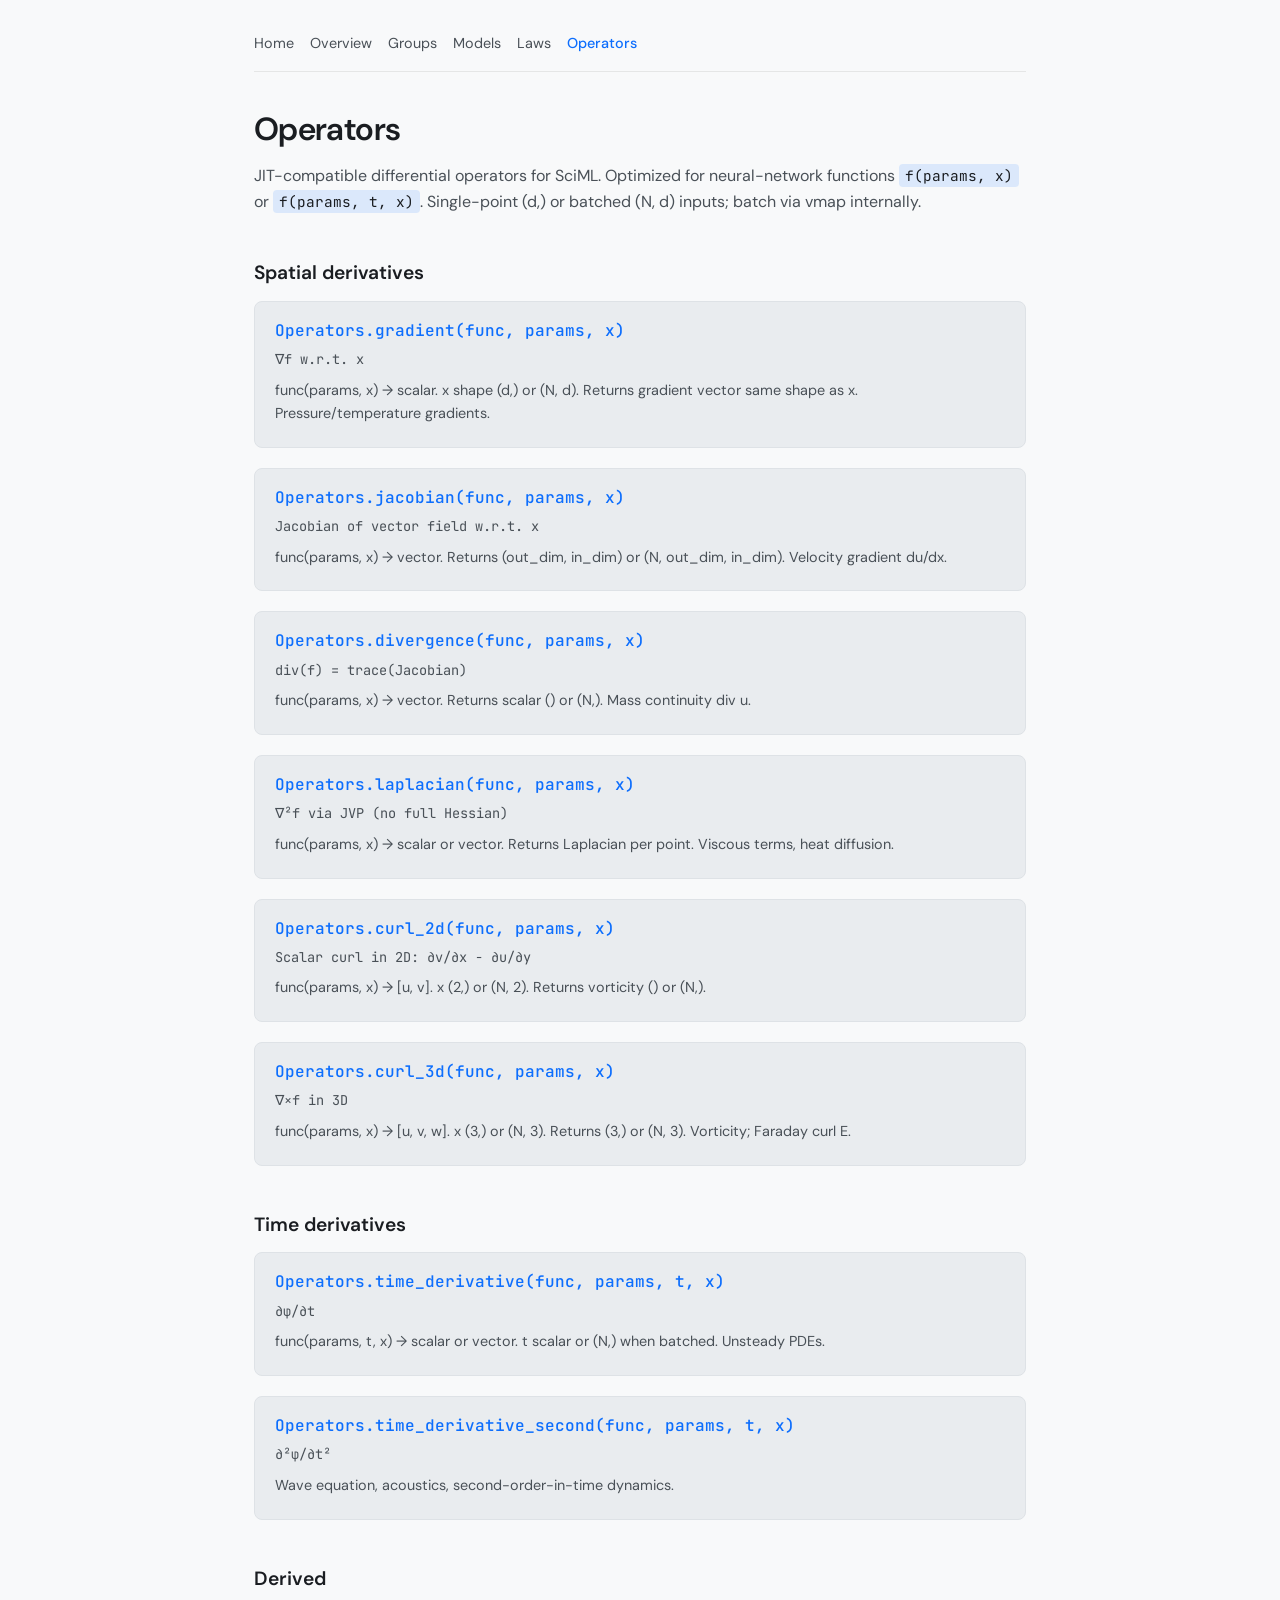
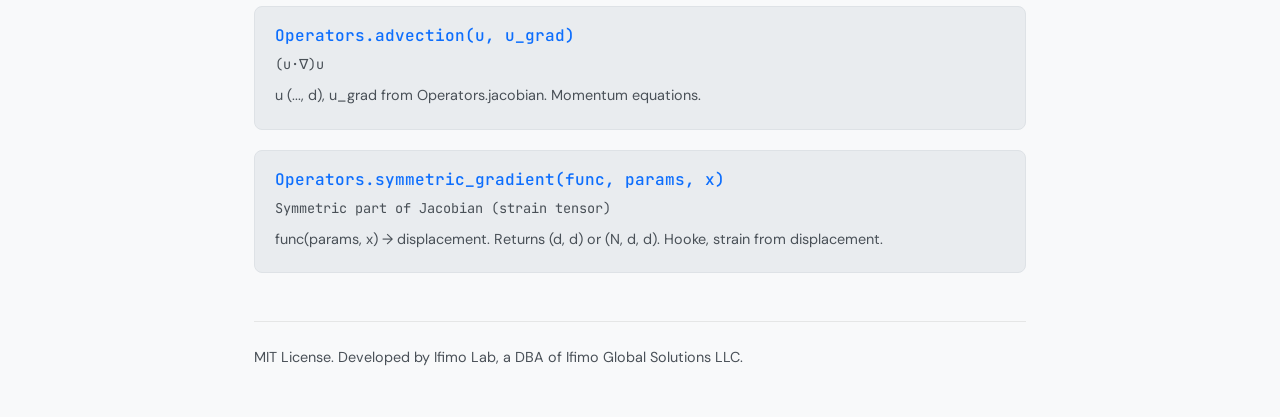
<file: docs/doc/operators.html>
<!DOCTYPE html>
<html lang="en">
<head>
  <meta charset="UTF-8" />
  <meta name="viewport" content="width=device-width, initial-scale=1" />
  <title>Operators — moju</title>
  <link rel="preconnect" href="https://fonts.googleapis.com" />
  <link rel="preconnect" href="https://fonts.gstatic.com" crossorigin />
  <link href="https://fonts.googleapis.com/css2?family=DM+Sans:ital,opsz,wght@0,9..40,400;0,9..40,600&family=JetBrains+Mono:wght@400;500&display=swap" rel="stylesheet" />
  <link rel="stylesheet" href="style.css" />
</head>
<body>
  <div class="wrap">
    <nav class="doc-nav">
      <a href="../index.html">Home</a>
      <a href="overview.html">Overview</a>
      <a href="groups.html">Groups</a>
      <a href="models.html">Models</a>
      <a href="laws.html">Laws</a>
      <span class="here">Operators</span>
    </nav>

    <h1>Operators</h1>
    <p>JIT-compatible differential operators for SciML. Optimized for neural-network functions <code>f(params, x)</code> or <code>f(params, t, x)</code>. Single-point (d,) or batched (N, d) inputs; batch via vmap internally.</p>

    <h2>Spatial derivatives</h2>

    <div class="api-block">
      <div class="name">Operators.gradient(func, params, x)</div>
      <div class="sig">∇f w.r.t. x</div>
      <div class="desc">func(params, x) → scalar. x shape (d,) or (N, d). Returns gradient vector same shape as x. Pressure/temperature gradients.</div>
    </div>
    <div class="api-block">
      <div class="name">Operators.jacobian(func, params, x)</div>
      <div class="sig">Jacobian of vector field w.r.t. x</div>
      <div class="desc">func(params, x) → vector. Returns (out_dim, in_dim) or (N, out_dim, in_dim). Velocity gradient du/dx.</div>
    </div>
    <div class="api-block">
      <div class="name">Operators.divergence(func, params, x)</div>
      <div class="sig">div(f) = trace(Jacobian)</div>
      <div class="desc">func(params, x) → vector. Returns scalar () or (N,). Mass continuity div u.</div>
    </div>
    <div class="api-block">
      <div class="name">Operators.laplacian(func, params, x)</div>
      <div class="sig">∇²f via JVP (no full Hessian)</div>
      <div class="desc">func(params, x) → scalar or vector. Returns Laplacian per point. Viscous terms, heat diffusion.</div>
    </div>
    <div class="api-block">
      <div class="name">Operators.curl_2d(func, params, x)</div>
      <div class="sig">Scalar curl in 2D: ∂v/∂x − ∂u/∂y</div>
      <div class="desc">func(params, x) → [u, v]. x (2,) or (N, 2). Returns vorticity () or (N,).</div>
    </div>
    <div class="api-block">
      <div class="name">Operators.curl_3d(func, params, x)</div>
      <div class="sig">∇×f in 3D</div>
      <div class="desc">func(params, x) → [u, v, w]. x (3,) or (N, 3). Returns (3,) or (N, 3). Vorticity; Faraday curl E.</div>
    </div>

    <h2>Time derivatives</h2>

    <div class="api-block">
      <div class="name">Operators.time_derivative(func, params, t, x)</div>
      <div class="sig">∂φ/∂t</div>
      <div class="desc">func(params, t, x) → scalar or vector. t scalar or (N,) when batched. Unsteady PDEs.</div>
    </div>
    <div class="api-block">
      <div class="name">Operators.time_derivative_second(func, params, t, x)</div>
      <div class="sig">∂²φ/∂t²</div>
      <div class="desc">Wave equation, acoustics, second-order-in-time dynamics.</div>
    </div>

    <h2>Derived</h2>

    <div class="api-block">
      <div class="name">Operators.advection(u, u_grad)</div>
      <div class="sig">(u·∇)u</div>
      <div class="desc">u (..., d), u_grad from Operators.jacobian. Momentum equations.</div>
    </div>
    <div class="api-block">
      <div class="name">Operators.symmetric_gradient(func, params, x)</div>
      <div class="sig">Symmetric part of Jacobian (strain tensor)</div>
      <div class="desc">func(params, x) → displacement. Returns (d, d) or (N, d, d). Hooke, strain from displacement.</div>
    </div>

    <p class="doc-footer">MIT License. Developed by Ifimo Lab, a DBA of Ifimo Global Solutions LLC.</p>
  </div>
</body>
</html>
</file>
<file: docs/doc/style.css>
/* Shared documentation pages — light theme */
:root {
  --bg: #f8f9fa;
  --surface: #e9ecef;
  --text: #1a1d21;
  --muted: #495057;
  --accent: #0d6efd;
  --accent-soft: rgba(13, 110, 253, 0.12);
}
* { box-sizing: border-box; }
body {
  margin: 0;
  font-family: "DM Sans", system-ui, sans-serif;
  background: var(--bg);
  color: var(--text);
  line-height: 1.6;
  min-height: 100vh;
}
.wrap { max-width: 820px; margin: 0 auto; padding: 2rem 1.5rem; }
.doc-nav {
  display: flex;
  flex-wrap: wrap;
  gap: 0.5rem 1rem;
  margin-bottom: 2rem;
  padding-bottom: 1rem;
  border-bottom: 1px solid rgba(0,0,0,0.08);
  font-size: 0.9rem;
}
.doc-nav a {
  color: var(--muted);
  text-decoration: none;
}
.doc-nav a:hover { color: var(--accent); }
.doc-nav .here { color: var(--accent); font-weight: 500; }
h1 {
  font-size: clamp(1.5rem, 3vw, 2rem);
  font-weight: 600;
  margin: 0 0 0.5rem;
  letter-spacing: -0.02em;
}
h2 {
  font-size: 1.2rem;
  font-weight: 600;
  margin: 2.25rem 0 0.75rem;
  color: var(--text);
  padding-top: 0.5rem;
}
h3 {
  font-size: 1.05rem;
  font-weight: 600;
  margin: 1.5rem 0 0.5rem;
  color: var(--text);
}
p { margin: 0 0 1rem; color: var(--muted); }
.api-block {
  background: var(--surface);
  border: 1px solid #dee2e6;
  border-radius: 8px;
  padding: 1rem 1.25rem;
  margin: 0 0 1.25rem;
}
.api-block .name {
  font-family: "JetBrains Mono", monospace;
  font-weight: 500;
  color: var(--accent);
  margin-bottom: 0.35rem;
}
.api-block .sig {
  font-family: "JetBrains Mono", monospace;
  font-size: 0.85rem;
  color: var(--muted);
  margin-bottom: 0.5rem;
}
.api-block .desc { font-size: 0.9rem; color: var(--muted); margin: 0 0 0.35rem; }
.api-block .params, .api-block .returns { font-size: 0.85rem; color: var(--muted); }
code, .code {
  font-family: "JetBrains Mono", monospace;
  font-size: 0.9em;
  background: var(--accent-soft);
  padding: 0.15em 0.4em;
  border-radius: 4px;
  color: var(--text);
}
pre {
  background: var(--surface);
  border: 1px solid #dee2e6;
  border-radius: 8px;
  padding: 1rem;
  overflow-x: auto;
  font-family: "JetBrains Mono", monospace;
  font-size: 0.85rem;
  margin: 0 0 1.25rem;
}
pre code { background: none; padding: 0; }
ul { color: var(--muted); margin: 0 0 1rem; padding-left: 1.25rem; }
.doc-footer {
  margin-top: 3rem;
  padding-top: 1.5rem;
  border-top: 1px solid rgba(0,0,0,0.08);
  font-size: 0.9rem;
  color: var(--muted);
}

/* Mermaid diagram container */
.mermaid {
  max-width: 100%;
  overflow-x: auto;
  margin: 1rem 0 1.5rem;
  background: var(--surface);
  border: 1px solid #dee2e6;
  border-radius: 8px;
  padding: 1rem;
}
.mermaid svg {
  max-width: 100%;
  height: auto;
}
</file>
